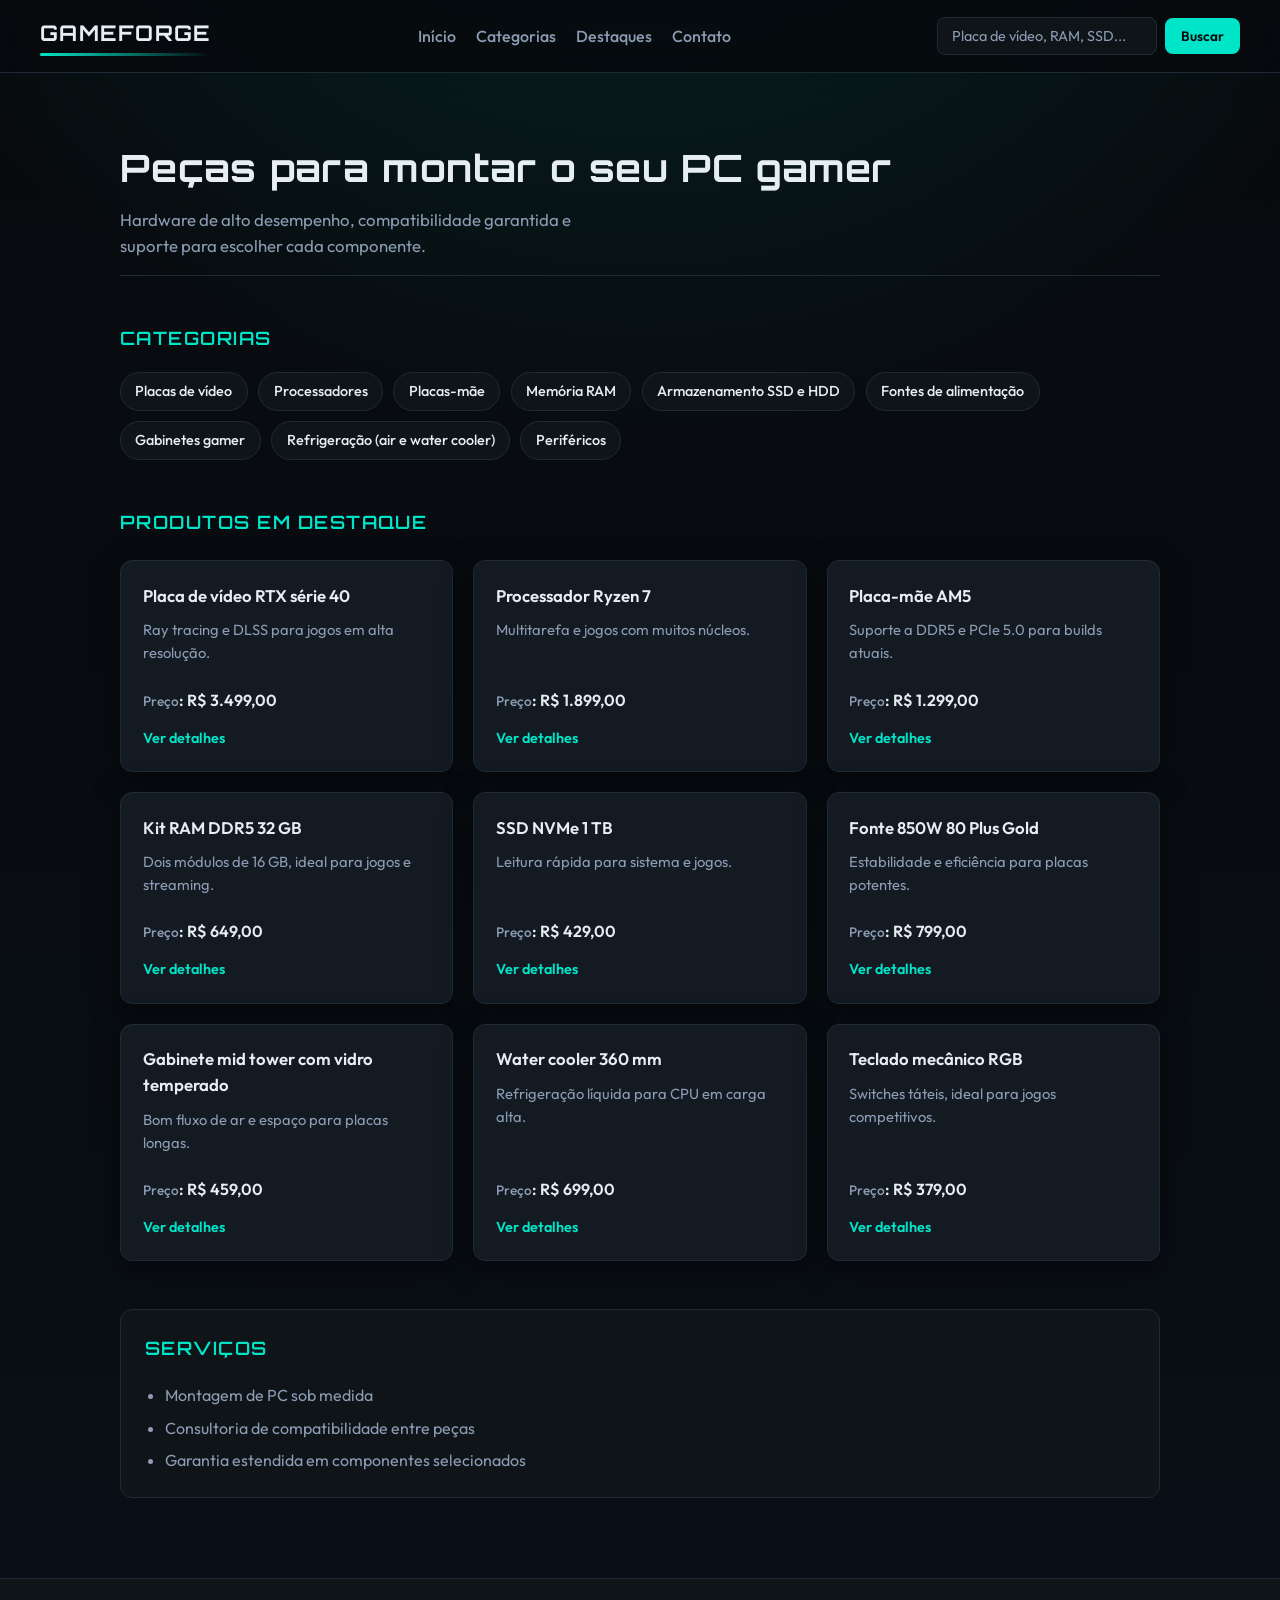
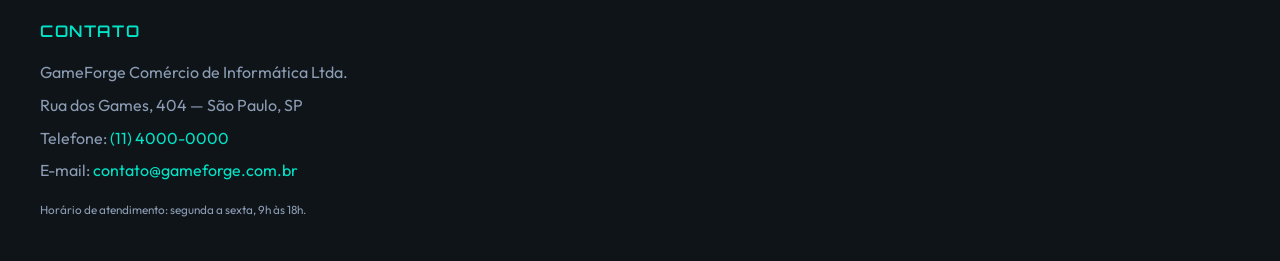
<file: Masterclass/index.html>
<!DOCTYPE html>
<html lang="pt-BR">
<head>
  <meta charset="UTF-8">
  <meta name="viewport" content="width=device-width, initial-scale=1.0">
  <title>GameForge — Peças para PC Gamer</title>
  <link rel="stylesheet" href="style.css">
</head>
<body>

  <header>
    <p>GameForge</p>
    <nav aria-label="Menu principal">
      <ul>
        <li><a href="#inicio">Início</a></li>
        <li><a href="#categorias">Categorias</a></li>
        <li><a href="#destaques">Destaques</a></li>
        <li><a href="#contato">Contato</a></li>
      </ul>
    </nav>
    <form role="search" aria-label="Buscar produtos">
      <label for="busca">Buscar</label>
      <input type="search" id="busca" name="q" placeholder="Placa de vídeo, RAM, SSD...">
      <button type="submit">Buscar</button>
    </form>
  </header>

  <main id="inicio">

    <section aria-labelledby="titulo-hero">
      <h1 id="titulo-hero">Peças para montar o seu PC gamer</h1>
      <p>Hardware de alto desempenho, compatibilidade garantida e suporte para escolher cada componente.</p>
    </section>

    <section id="categorias" aria-labelledby="titulo-categorias">
      <h2 id="titulo-categorias">Categorias</h2>
      <ul>
        <li><a href="#placas-video">Placas de vídeo</a></li>
        <li><a href="#processadores">Processadores</a></li>
        <li><a href="#placas-mae">Placas-mãe</a></li>
        <li><a href="#memoria">Memória RAM</a></li>
        <li><a href="#armazenamento">Armazenamento SSD e HDD</a></li>
        <li><a href="#fontes">Fontes de alimentação</a></li>
        <li><a href="#gabinetes">Gabinetes gamer</a></li>
        <li><a href="#refrigeracao">Refrigeração (air e water cooler)</a></li>
        <li><a href="#perifericos">Periféricos</a></li>
      </ul>
    </section>

    <section id="destaques" aria-labelledby="titulo-destaques">
      <h2 id="titulo-destaques">Produtos em destaque</h2>

      <article id="placas-video">
        <h3>Placa de vídeo RTX série 40</h3>
        <p>Ray tracing e DLSS para jogos em alta resolução.</p>
        <p><span>Preço</span>: R$ 3.499,00</p>
        <p><a href="#">Ver detalhes</a></p>
      </article>

      <article id="processadores">
        <h3>Processador Ryzen 7</h3>
        <p>Multitarefa e jogos com muitos núcleos.</p>
        <p><span>Preço</span>: R$ 1.899,00</p>
        <p><a href="#">Ver detalhes</a></p>
      </article>

      <article id="placas-mae">
        <h3>Placa-mãe AM5</h3>
        <p>Suporte a DDR5 e PCIe 5.0 para builds atuais.</p>
        <p><span>Preço</span>: R$ 1.299,00</p>
        <p><a href="#">Ver detalhes</a></p>
      </article>

      <article id="memoria">
        <h3>Kit RAM DDR5 32 GB</h3>
        <p>Dois módulos de 16 GB, ideal para jogos e streaming.</p>
        <p><span>Preço</span>: R$ 649,00</p>
        <p><a href="#">Ver detalhes</a></p>
      </article>

      <article id="armazenamento">
        <h3>SSD NVMe 1 TB</h3>
        <p>Leitura rápida para sistema e jogos.</p>
        <p><span>Preço</span>: R$ 429,00</p>
        <p><a href="#">Ver detalhes</a></p>
      </article>

      <article id="fontes">
        <h3>Fonte 850W 80 Plus Gold</h3>
        <p>Estabilidade e eficiência para placas potentes.</p>
        <p><span>Preço</span>: R$ 799,00</p>
        <p><a href="#">Ver detalhes</a></p>
      </article>

      <article id="gabinetes">
        <h3>Gabinete mid tower com vidro temperado</h3>
        <p>Bom fluxo de ar e espaço para placas longas.</p>
        <p><span>Preço</span>: R$ 459,00</p>
        <p><a href="#">Ver detalhes</a></p>
      </article>

      <article id="refrigeracao">
        <h3>Water cooler 360 mm</h3>
        <p>Refrigeração líquida para CPU em carga alta.</p>
        <p><span>Preço</span>: R$ 699,00</p>
        <p><a href="#">Ver detalhes</a></p>
      </article>

      <article id="perifericos">
        <h3>Teclado mecânico RGB</h3>
        <p>Switches táteis, ideal para jogos competitivos.</p>
        <p><span>Preço</span>: R$ 379,00</p>
        <p><a href="#">Ver detalhes</a></p>
      </article>
    </section>

    <section aria-labelledby="titulo-servicos">
      <h2 id="titulo-servicos">Serviços</h2>
      <ul>
        <li>Montagem de PC sob medida</li>
        <li>Consultoria de compatibilidade entre peças</li>
        <li>Garantia estendida em componentes selecionados</li>
      </ul>
    </section>

  </main>

  <footer id="contato">
    <h2>Contato</h2>
    <address>
      <p>GameForge Comércio de Informática Ltda.</p>
      <p>Rua dos Games, 404 — São Paulo, SP</p>
      <p>Telefone: <a href="tel:+551140000000">(11) 4000-0000</a></p>
      <p>E-mail: <a href="mailto:contato@gameforge.com.br">contato@gameforge.com.br</a></p>
    </address>
    <p><small>Horário de atendimento: segunda a sexta, 9h às 18h.</small></p>
  </footer>

</body>
</html>
</file>
<file: Masterclass/style.css>
@import url("https://fonts.googleapis.com/css2?family=Orbitron:wght@500;600;700&family=Outfit:wght@400;500;600&display=swap");

:root {
  --bg-deep: #070a0d;
  --bg-raised: #0f1419;
  --bg-card: #131a22;
  --border: #1e2a36;
  --text: #e6edf3;
  --text-muted: #8b9cb3;
  --accent: #00e5c8;
  --accent-dim: #00b89e;
  --accent-glow: rgba(0, 229, 200, 0.15);
  --danger-hot: #ff4d6a;
  --radius: 12px;
  --radius-sm: 8px;
  --shadow: 0 8px 32px rgba(0, 0, 0, 0.45);
  --font-ui: "Outfit", system-ui, sans-serif;
  --font-display: "Orbitron", system-ui, sans-serif;
}

*,
*::before,
*::after {
  box-sizing: border-box;
}

html {
  scroll-behavior: smooth;
}

body {
  margin: 0;
  font-family: var(--font-ui);
  font-size: 1rem;
  line-height: 1.55;
  color: var(--text);
  background: var(--bg-deep);
  background-image:
    radial-gradient(ellipse 120% 80% at 50% -20%, var(--accent-glow), transparent 55%),
    linear-gradient(180deg, var(--bg-deep) 0%, #0a1018 100%);
  min-height: 100vh;
}

a {
  color: var(--accent);
  text-decoration: none;
  transition: color 0.15s ease, opacity 0.15s ease;
}

a:hover {
  color: var(--text);
}

a:focus-visible {
  outline: 2px solid var(--accent);
  outline-offset: 3px;
  border-radius: 4px;
}

header {
  position: sticky;
  top: 0;
  z-index: 100;
  display: flex;
  flex-wrap: wrap;
  align-items: center;
  justify-content: space-between;
  gap: 1rem 1.5rem;
  padding: 1rem clamp(1rem, 4vw, 2.5rem);
  background: rgba(7, 10, 13, 0.85);
  backdrop-filter: blur(12px);
  border-bottom: 1px solid var(--border);
}

header > p {
  margin: 0;
  font-family: var(--font-display);
  font-weight: 700;
  font-size: 1.35rem;
  letter-spacing: 0.06em;
  color: var(--text);
  text-transform: uppercase;
}

header > p::after {
  content: "";
  display: block;
  height: 3px;
  width: 100%;
  margin-top: 4px;
  background: linear-gradient(90deg, var(--accent), transparent);
  border-radius: 2px;
}

header nav ul {
  display: flex;
  flex-wrap: wrap;
  gap: 0.5rem 1.25rem;
  margin: 0;
  padding: 0;
  list-style: none;
}

header nav a {
  font-weight: 500;
  color: var(--text-muted);
}

header nav a:hover {
  color: var(--accent);
}

header form {
  display: flex;
  flex-wrap: wrap;
  align-items: center;
  gap: 0.5rem;
}

header form label {
  position: absolute;
  width: 1px;
  height: 1px;
  padding: 0;
  margin: -1px;
  overflow: hidden;
  clip: rect(0, 0, 0, 0);
  white-space: nowrap;
  border: 0;
}

header form input[type="search"] {
  width: min(220px, 50vw);
  padding: 0.55rem 0.85rem;
  font-family: inherit;
  font-size: 0.9rem;
  color: var(--text);
  background: var(--bg-raised);
  border: 1px solid var(--border);
  border-radius: var(--radius-sm);
}

header form input[type="search"]::placeholder {
  color: var(--text-muted);
}

header form input[type="search"]:focus {
  outline: none;
  border-color: var(--accent);
  box-shadow: 0 0 0 3px var(--accent-glow);
}

header form button {
  padding: 0.55rem 1rem;
  font-family: inherit;
  font-weight: 600;
  font-size: 0.85rem;
  color: var(--bg-deep);
  background: var(--accent);
  border: none;
  border-radius: var(--radius-sm);
  cursor: pointer;
  transition: background 0.15s ease, transform 0.1s ease;
}

header form button:hover {
  background: var(--accent-dim);
}

header form button:active {
  transform: scale(0.98);
}

header form button:focus-visible {
  outline: 2px solid var(--text);
  outline-offset: 2px;
}

main {
  max-width: 1120px;
  margin: 0 auto;
  padding: 2rem clamp(1rem, 4vw, 2.5rem) 3rem;
}

main > section {
  margin-bottom: 3rem;
}

main > section:last-child {
  margin-bottom: 0;
}

section[aria-labelledby="titulo-hero"] {
  padding: 2.5rem 0 1rem;
  border-bottom: 1px solid var(--border);
}

section[aria-labelledby="titulo-hero"] h1 {
  margin: 0 0 1rem;
  font-family: var(--font-display);
  font-size: clamp(1.75rem, 4vw, 2.35rem);
  font-weight: 700;
  line-height: 1.2;
  letter-spacing: 0.02em;
  color: var(--text);
}

section[aria-labelledby="titulo-hero"] p {
  margin: 0;
  max-width: 42ch;
  font-size: 1.05rem;
  color: var(--text-muted);
}

#categorias h2,
#destaques h2,
section[aria-labelledby="titulo-servicos"] h2 {
  margin: 0 0 1.25rem;
  font-family: var(--font-display);
  font-size: 1.15rem;
  font-weight: 600;
  letter-spacing: 0.08em;
  text-transform: uppercase;
  color: var(--accent);
}

#categorias ul {
  display: flex;
  flex-wrap: wrap;
  gap: 0.65rem;
  margin: 0;
  padding: 0;
  list-style: none;
}

#categorias a {
  display: inline-block;
  padding: 0.45rem 0.9rem;
  font-size: 0.9rem;
  font-weight: 500;
  color: var(--text);
  background: var(--bg-raised);
  border: 1px solid var(--border);
  border-radius: 999px;
  transition: border-color 0.15s ease, background 0.15s ease;
}

#categorias a:hover {
  background: var(--bg-card);
  border-color: var(--accent-dim);
  color: var(--accent);
}

#destaques {
  display: grid;
  grid-template-columns: repeat(auto-fill, minmax(260px, 1fr));
  gap: 1.25rem;
}

#destaques > h2 {
  grid-column: 1 / -1;
  margin-bottom: 0.25rem;
}

#destaques article {
  display: flex;
  flex-direction: column;
  min-height: 100%;
  padding: 1.35rem;
  background: var(--bg-card);
  border: 1px solid var(--border);
  border-radius: var(--radius);
  box-shadow: var(--shadow);
  transition: border-color 0.2s ease, transform 0.2s ease;
}

#destaques article:hover {
  border-color: rgba(0, 229, 200, 0.35);
  transform: translateY(-2px);
}

#destaques article h3 {
  margin: 0 0 0.65rem;
  font-size: 1.05rem;
  font-weight: 600;
  color: var(--text);
}

#destaques article p {
  margin: 0 0 0.65rem;
  font-size: 0.92rem;
  color: var(--text-muted);
}

#destaques article p:has(span) {
  margin-top: auto;
  padding-top: 0.75rem;
  font-size: 1rem;
  font-weight: 600;
  color: var(--text);
}

#destaques article span {
  font-weight: 500;
  color: var(--text-muted);
  font-size: 0.85rem;
}

#destaques article p:last-of-type {
  margin-bottom: 0;
}

#destaques article p:last-of-type a {
  display: inline-block;
  margin-top: 0.25rem;
  font-weight: 600;
  font-size: 0.9rem;
  color: var(--accent);
}

#destaques article p:last-of-type a:hover {
  color: var(--text);
}

section[aria-labelledby="titulo-servicos"] {
  padding: 1.5rem;
  background: var(--bg-raised);
  border: 1px solid var(--border);
  border-radius: var(--radius);
}

section[aria-labelledby="titulo-servicos"] ul {
  margin: 0;
  padding-left: 1.25rem;
  color: var(--text-muted);
}

section[aria-labelledby="titulo-servicos"] li {
  margin-bottom: 0.5rem;
}

section[aria-labelledby="titulo-servicos"] li:last-child {
  margin-bottom: 0;
}

footer {
  margin-top: 2rem;
  padding: 2.5rem clamp(1rem, 4vw, 2.5rem);
  background: var(--bg-raised);
  border-top: 1px solid var(--border);
}

footer h2 {
  margin: 0 0 1rem;
  font-family: var(--font-display);
  font-size: 1rem;
  font-weight: 600;
  letter-spacing: 0.1em;
  text-transform: uppercase;
  color: var(--accent);
}

footer address {
  font-style: normal;
}

footer address p {
  margin: 0 0 0.5rem;
  color: var(--text-muted);
}

footer address a {
  color: var(--accent);
}

footer address a:hover {
  color: var(--text);
}

footer > p {
  margin: 1rem 0 0;
  color: var(--text-muted);
  font-size: 0.88rem;
}

@media (max-width: 640px) {
  header {
    justify-content: center;
    text-align: center;
  }

  header nav ul {
    justify-content: center;
  }

  header form {
    justify-content: center;
    width: 100%;
  }

  header form input[type="search"] {
    width: 100%;
    max-width: 280px;
  }
}
</file>
